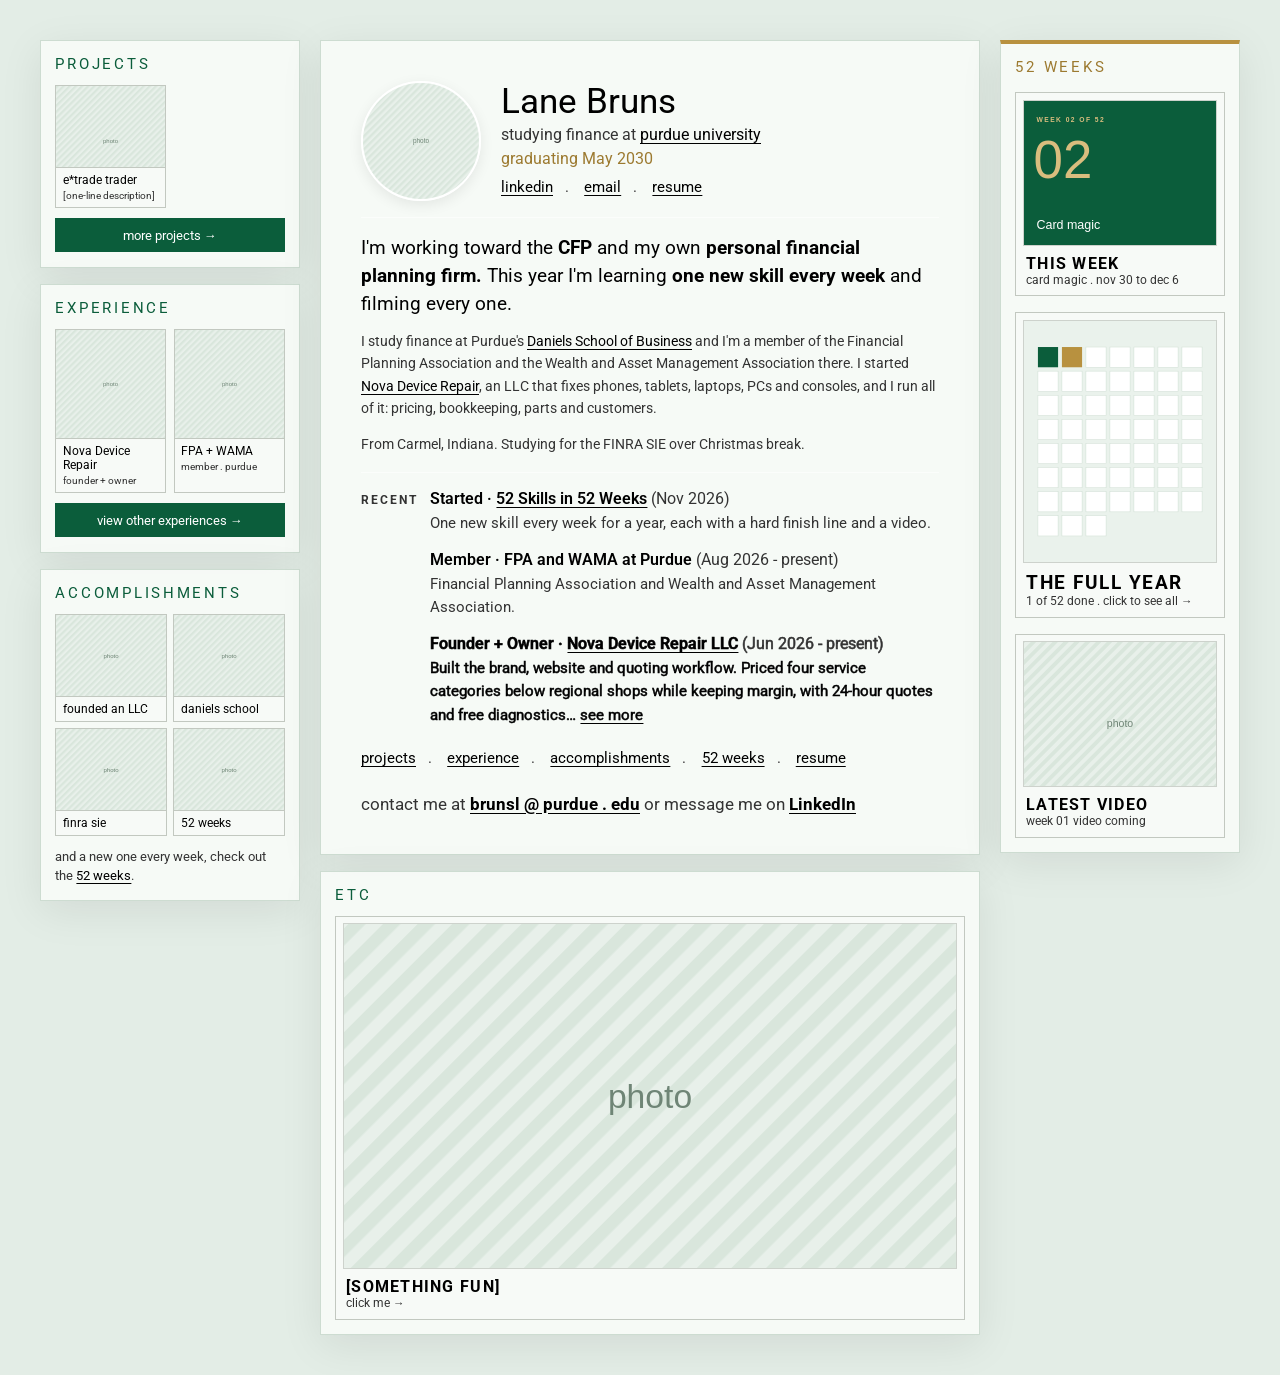
<file: site-v2/index.html>
<!doctype html>
<html lang="en">
<head>
<meta charset="utf-8">
<meta name="viewport" content="width=device-width, initial-scale=1">
<title>Lane Bruns - Finance Student at Purdue University</title>
<meta name="description" content="Lane Bruns, finance student at Purdue University working toward the CFP and a personal financial planning firm. Learning one new skill every week for 52 weeks.">
<link rel="preconnect" href="https://fonts.googleapis.com">
<link rel="preconnect" href="https://fonts.gstatic.com" crossorigin>
<link href="https://fonts.googleapis.com/css2?family=Roboto:ital,wght@0,400;0,500;0,700;0,900;1,400&display=swap" rel="stylesheet">
<link rel="stylesheet" href="assets/jkok-base.css">
<link rel="stylesheet" href="assets/lane.css">
</head>
<body>
<div id="root"><div class="app"><div class="home-page"><div class="home-layout">

  <aside class="home-panel-left">
    <section class="home-panel glass">
      <h2 class="home-panel-title">PROJECTS</h2>
      <div class="home-tile-grid home-tile-grid-projects">
        <a class="home-tile" href="#"><img src="assets/ph.svg" alt="E*TRADE trader" loading="lazy"><strong>e*trade trader</strong><span>[one-line description]</span></a>
      </div>
      <a class="home-panel-button" href="#">more projects →</a>
    </section>

    <section class="home-panel glass">
      <h2 class="home-panel-title">EXPERIENCE</h2>
      <div class="home-tile-grid home-tile-grid-experience">
        <a class="home-tile" href="#"><img src="assets/ph.svg" alt="Nova Device Repair" loading="lazy"><strong>Nova Device Repair</strong><span>founder + owner</span></a>
        <a class="home-tile" href="#"><img src="assets/ph.svg" alt="Financial Planning Association at Purdue" loading="lazy"><strong>FPA + WAMA</strong><span>member . purdue</span></a>
      </div>
      <a class="home-panel-button" href="#">view other experiences →</a>
    </section>

    <section class="home-panel glass">
      <h2 class="home-panel-title">ACCOMPLISHMENTS</h2>
      <div class="home-tile-grid home-tile-grid-hobbies">
        <figure class="home-tile"><img src="assets/ph.svg" alt="" loading="lazy"><strong>founded an LLC</strong></figure>
        <figure class="home-tile"><img src="assets/ph.svg" alt="" loading="lazy"><strong>daniels school</strong></figure>
        <figure class="home-tile"><img src="assets/ph.svg" alt="" loading="lazy"><strong>finra sie</strong></figure>
        <figure class="home-tile"><img src="assets/ph.svg" alt="" loading="lazy"><strong>52 weeks</strong></figure>
      </div>
      <p class="home-panel-note">and a new one every week, check out the <a class="text-link" href="#" data-open-weeks>52 weeks</a>.</p>
    </section>
  </aside>

  <div class="home-center-column">
    <main class="home-card glass">
      <div class="home-head">
        <div class="home-avatar-wrap">
          <img src="assets/ph.svg" alt="Lane Bruns" class="home-avatar">
        </div>
        <div class="home-head-text">
          <h1>Lane Bruns</h1>
          <p class="home-sub">studying finance at <a href="https://business.purdue.edu/" target="_blank" rel="noopener noreferrer" class="text-link">purdue university</a></p>
          <p class="home-sub home-open">graduating May 2030</p>
          <div class="home-head-links"><p class="link-row"><span class="link-item"><a href="https://www.linkedin.com/in/lane-bruns-a385b5332" target="_blank" rel="noopener noreferrer" class="text-link">linkedin</a><span class="link-sep"> .</span></span><span class="link-item"><a href="mailto:brunsl@purdue.edu" class="text-link">email</a><span class="link-sep"> .</span></span><span class="link-item"><a href="resume.pdf" target="_blank" rel="noopener" class="text-link">resume</a></span></p></div>
        </div>
      </div>

      <hr class="home-divider">

      <div class="home-tldr-block">
        <p class="home-about">I'm working toward the <strong>CFP</strong> and my own <strong>personal financial planning firm.</strong> This year I'm learning <strong>one new skill every week</strong> and filming every one.</p>
      </div>

      <p class="home-about-more">I study finance at Purdue's <a href="https://business.purdue.edu/" target="_blank" rel="noopener noreferrer" class="text-link">Daniels School of Business</a> and I'm a member of the Financial Planning Association and the Wealth and Asset Management Association there. I started <a class="text-link" href="#">Nova Device Repair</a>, an LLC that fixes phones, tablets, laptops, PCs and consoles, and I run all of it: pricing, bookkeeping, parts and customers.</p>
      <p class="home-about-more">From Carmel, Indiana. Studying for the FINRA SIE over Christmas break.</p>

      <hr class="home-divider">

      <div class="home-recent">
        <span class="home-links-label">RECENT</span>
        <div class="home-recent-body">
          <p class="home-recent-role">Started · <a class="text-link" href="#" data-open-weeks>52 Skills in 52 Weeks</a> <span class="home-recent-dates">(Nov 2026)</span></p>
          <p class="home-recent-desc home-recent-gap">One new skill every week for a year, each with a hard finish line and a video.</p>
          <p class="home-recent-role">Member · FPA and WAMA at Purdue <span class="home-recent-dates">(Aug 2026 - present)</span></p>
          <p class="home-recent-desc home-recent-gap">Financial Planning Association and Wealth and Asset Management Association.</p>
          <p class="home-recent-role home-recent-bold">Founder + Owner · <a class="text-link" href="#">Nova Device Repair LLC</a> <span class="home-recent-dates">(Jun 2026 - present)</span></p>
          <p class="home-recent-desc home-recent-bold">Built the brand, website and quoting workflow. Priced four service categories below regional shops while keeping margin, with 24-hour quotes and free diagnostics… <a class="text-link" href="#">see more</a></p>
        </div>
      </div>

      <div class="home-head-links home-bottom-links"><p class="link-row"><span class="link-item"><a class="text-link" href="#">projects</a><span class="link-sep"> .</span></span><span class="link-item"><a class="text-link" href="#">experience</a><span class="link-sep"> .</span></span><span class="link-item"><a class="text-link" href="#">accomplishments</a><span class="link-sep"> .</span></span><span class="link-item"><a class="text-link" href="#" data-open-weeks>52 weeks</a><span class="link-sep"> .</span></span><span class="link-item"><a class="text-link" href="resume.pdf" target="_blank" rel="noopener">resume</a></span></p></div>

      <p class="home-contact">contact me at <a class="home-contact-link" href="mailto:brunsl@purdue.edu">brunsl @ purdue . edu</a> or message me on <a class="home-contact-link" href="https://www.linkedin.com/in/lane-bruns-a385b5332" target="_blank" rel="noopener noreferrer">LinkedIn</a></p>
    </main>

    <section class="home-panel home-panel-etc glass">
      <h2 class="home-panel-title">ETC</h2>
      <a class="home-feature home-feature-link" href="#"><img src="assets/ph.svg" alt=""><figcaption><strong>[SOMETHING FUN]</strong><span>click me →</span></figcaption></a>
    </section>
  </div>

  <aside class="home-panel home-panel-right glass">
    <h2 class="home-panel-title">52 WEEKS</h2>
    <a class="home-feature home-feature-link" href="#" data-open-weeks><img id="wk-now-img" src="assets/ph.svg" alt=""><figcaption><strong id="wk-now-cap">THIS WEEK</strong><span id="wk-now-sub"></span></figcaption></a>
    <a class="home-feature home-feature-link home-feature-big" href="#" data-open-weeks><img id="wk-year-img" src="assets/ph.svg" alt="Progress through 52 weeks" loading="lazy"><figcaption><strong>THE FULL YEAR</strong><span id="wk-year-sub">click to see all 52 →</span></figcaption></a>
    <figure class="home-feature"><img id="wk-last-img" src="assets/ph.svg" alt="" loading="lazy" class="home-feature-wide"><figcaption><strong id="wk-last-cap">LATEST VIDEO</strong><span id="wk-last-sub"></span></figcaption></figure>
  </aside>

</div></div></div></div>

<div class="lightbox-overlay" id="weeks-overlay" hidden>
  <div class="wk-page" role="dialog" aria-modal="true" aria-label="52 Weeks 52 Skills">
    <button class="wk-back" id="weeks-close" type="button">&larr; Back</button>
    <h2 class="wk-title">52 WEEKS 52 SKILLS</h2>

    <div class="wk-row wk-top">
      <section>
        <h3 class="wk-h" id="wk-head"></h3>
        <div class="wk-player" id="wk-player">
          <div class="wk-video" id="wk-video"></div>
          <div class="wk-controls">
            <button type="button" class="wk-ctl wk-ctl-play" id="wk-ctl-play" aria-label="Play"><span class="wk-ico-play"></span></button>
            <div class="wk-track" id="wk-track"><div class="wk-track-fill" id="wk-track-fill"></div></div>
            <span class="wk-time" id="wk-time">0:00 / 0:00</span>
            <button type="button" class="wk-ctl wk-ctl-full" id="wk-ctl-full">Full</button>
          </div>
        </div>
        <p class="wk-goal" id="wk-goal"></p>
      </section>
      <section>
        <h3 class="wk-h">Journal</h3>
        <div class="wk-journal" id="wk-journal"></div>
      </section>
    </div>

    <div class="wk-row wk-mid">
      <section>
        <h3 class="wk-h">Previous Weeks:</h3>
        <div class="wk-box wk-prev" id="wk-prev"></div>
      </section>
      <section>
        <h3 class="wk-h">What should I do next week?</h3>
        <div class="wk-box wk-vote" id="wk-vote"></div>
      </section>
    </div>

    <section class="wk-about">
      <h3 class="wk-h">What is the 52 Weeks 52 Skills challenge?</h3>
      <div class="wk-box wk-about-box">
        <p>Starting November 23, 2026, I'm learning <a href="#" class="text-link" data-full-list>52 skills</a> in 52 weeks. The goal is to be well rounded, not an expert. Every week has a hard finish line so it can't turn into just watching YouTube, and every week ends with a video showing it done.</p>
      </div>
    </section>
  </div>
</div>

<script src="assets/home.js"></script>
</body>
</html>
</file>
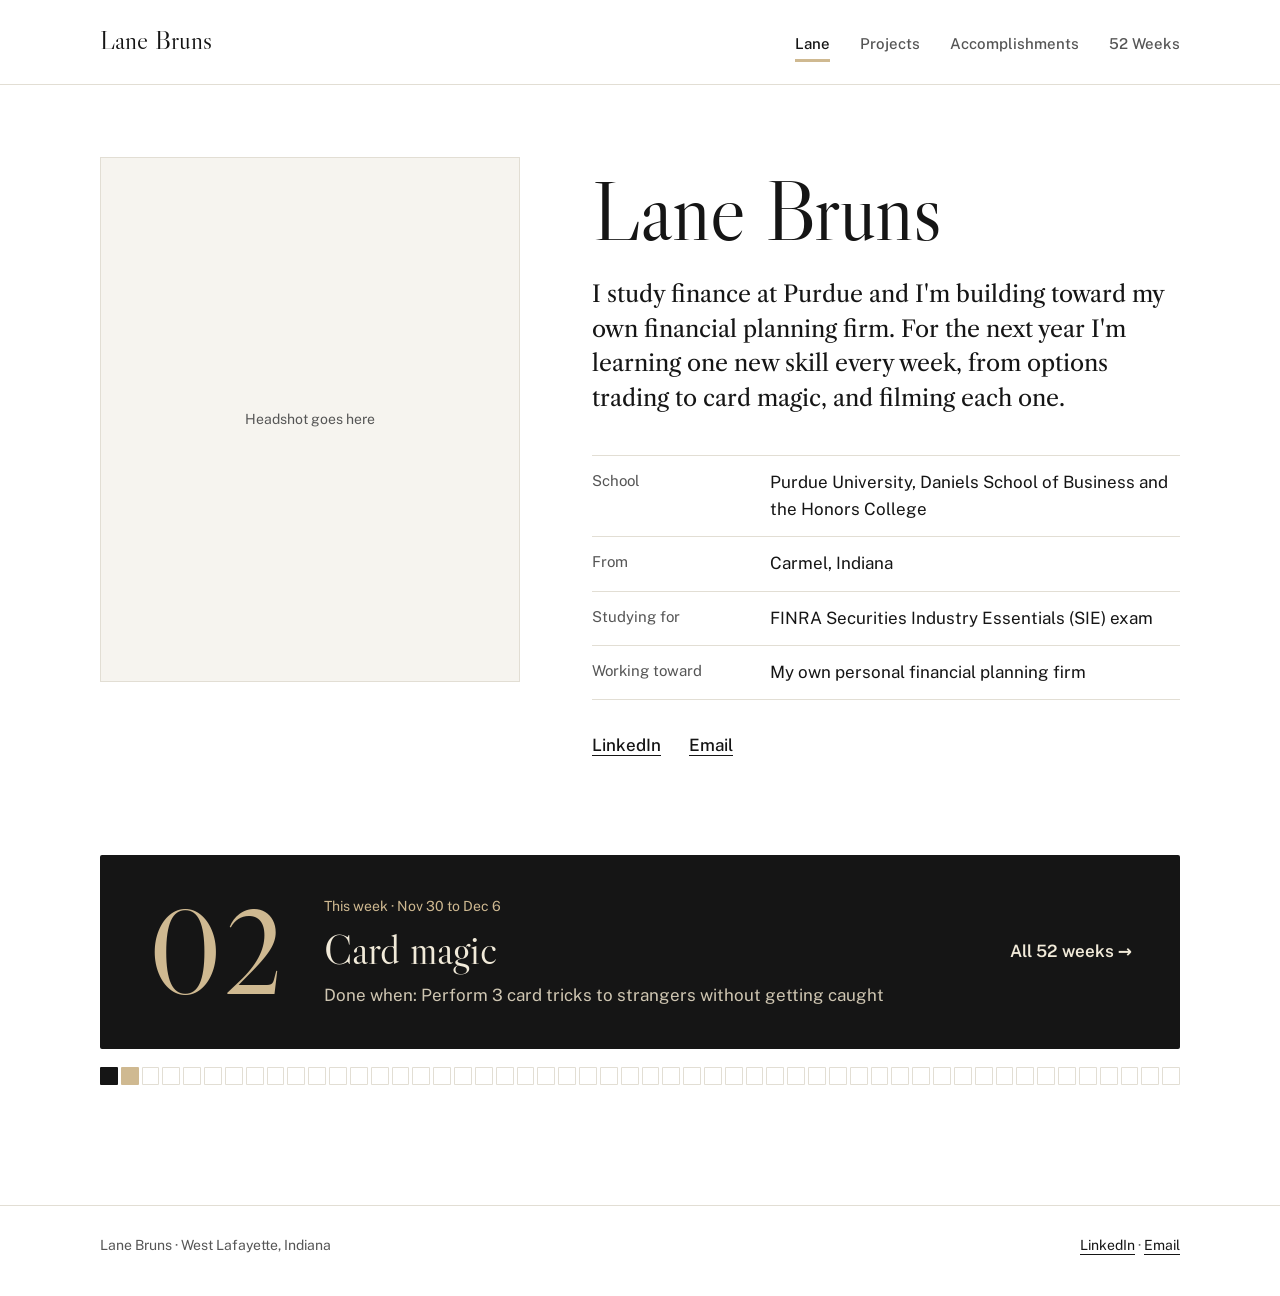
<file: site/index.html>
<!doctype html>
<html lang="en">
<head>
<meta charset="utf-8">
<meta name="viewport" content="width=device-width, initial-scale=1">
<title>Lane Bruns</title>
<meta name="description" content="Lane Bruns, finance student at Purdue University, learning one new skill every week for 52 weeks.">
<script>document.documentElement.classList.add("js")</script>
<link rel="preconnect" href="https://fonts.googleapis.com">
<link rel="preconnect" href="https://fonts.gstatic.com" crossorigin>
<link href="https://fonts.googleapis.com/css2?family=Libre+Caslon+Display&family=Libre+Caslon+Text:ital,wght@0,400;0,700;1,400&family=Public+Sans:wght@400;500;600&display=swap" rel="stylesheet">
<link rel="stylesheet" href="assets/site.css">
</head>
<body data-page="lane">

<header class="site-head">
  <div class="wrap head-in">
    <a class="brand" href="index.html">Lane Bruns</a>
    <nav class="nav" aria-label="Main">
      <a href="index.html" data-nav="lane">Lane</a>
      <a href="projects.html" data-nav="projects">Projects</a>
      <a href="accomplishments.html" data-nav="accomplishments">Accomplishments</a>
      <a href="52-weeks.html" data-nav="weeks">52 Weeks</a>
    </nav>
  </div>
</header>

<main class="wrap">
  <section class="intro">
    <figure class="portrait reveal">
      <!-- Swap for: <img src="assets/img/lane.jpg" alt="Lane Bruns"> -->
      <div class="portrait-ph">Headshot goes here</div>
    </figure>

    <div class="intro-text">
      <h1 class="reveal">Lane Bruns</h1>
      <p class="lede reveal">I study finance at Purdue and I'm building toward my own financial planning firm. For the next year I'm learning one new skill every week, from options trading to card magic, and filming each one.</p>

      <dl class="facts reveal">
        <div><dt>School</dt><dd>Purdue University, Daniels School of Business and the Honors College</dd></div>
        <div><dt>From</dt><dd>Carmel, Indiana</dd></div>
        <div><dt>Studying for</dt><dd>FINRA Securities Industry Essentials (SIE) exam</dd></div>
        <div><dt>Working toward</dt><dd>My own personal financial planning firm</dd></div>
      </dl>

      <p class="links reveal">
        <a href="#">LinkedIn</a>
        <a href="#">Email</a>
      </p>
    </div>
  </section>

  <section class="teaser reveal" id="teaser" hidden></section>
</main>

<footer class="site-foot">
  <div class="wrap foot-in">
    <span>Lane Bruns &middot; West Lafayette, Indiana</span>
    <span><a href="#">LinkedIn</a> &middot; <a href="#">Email</a></span>
  </div>
</footer>

<script src="assets/site.js"></script>
<script src="assets/weeks.js"></script>
</body>
</html>
</file>
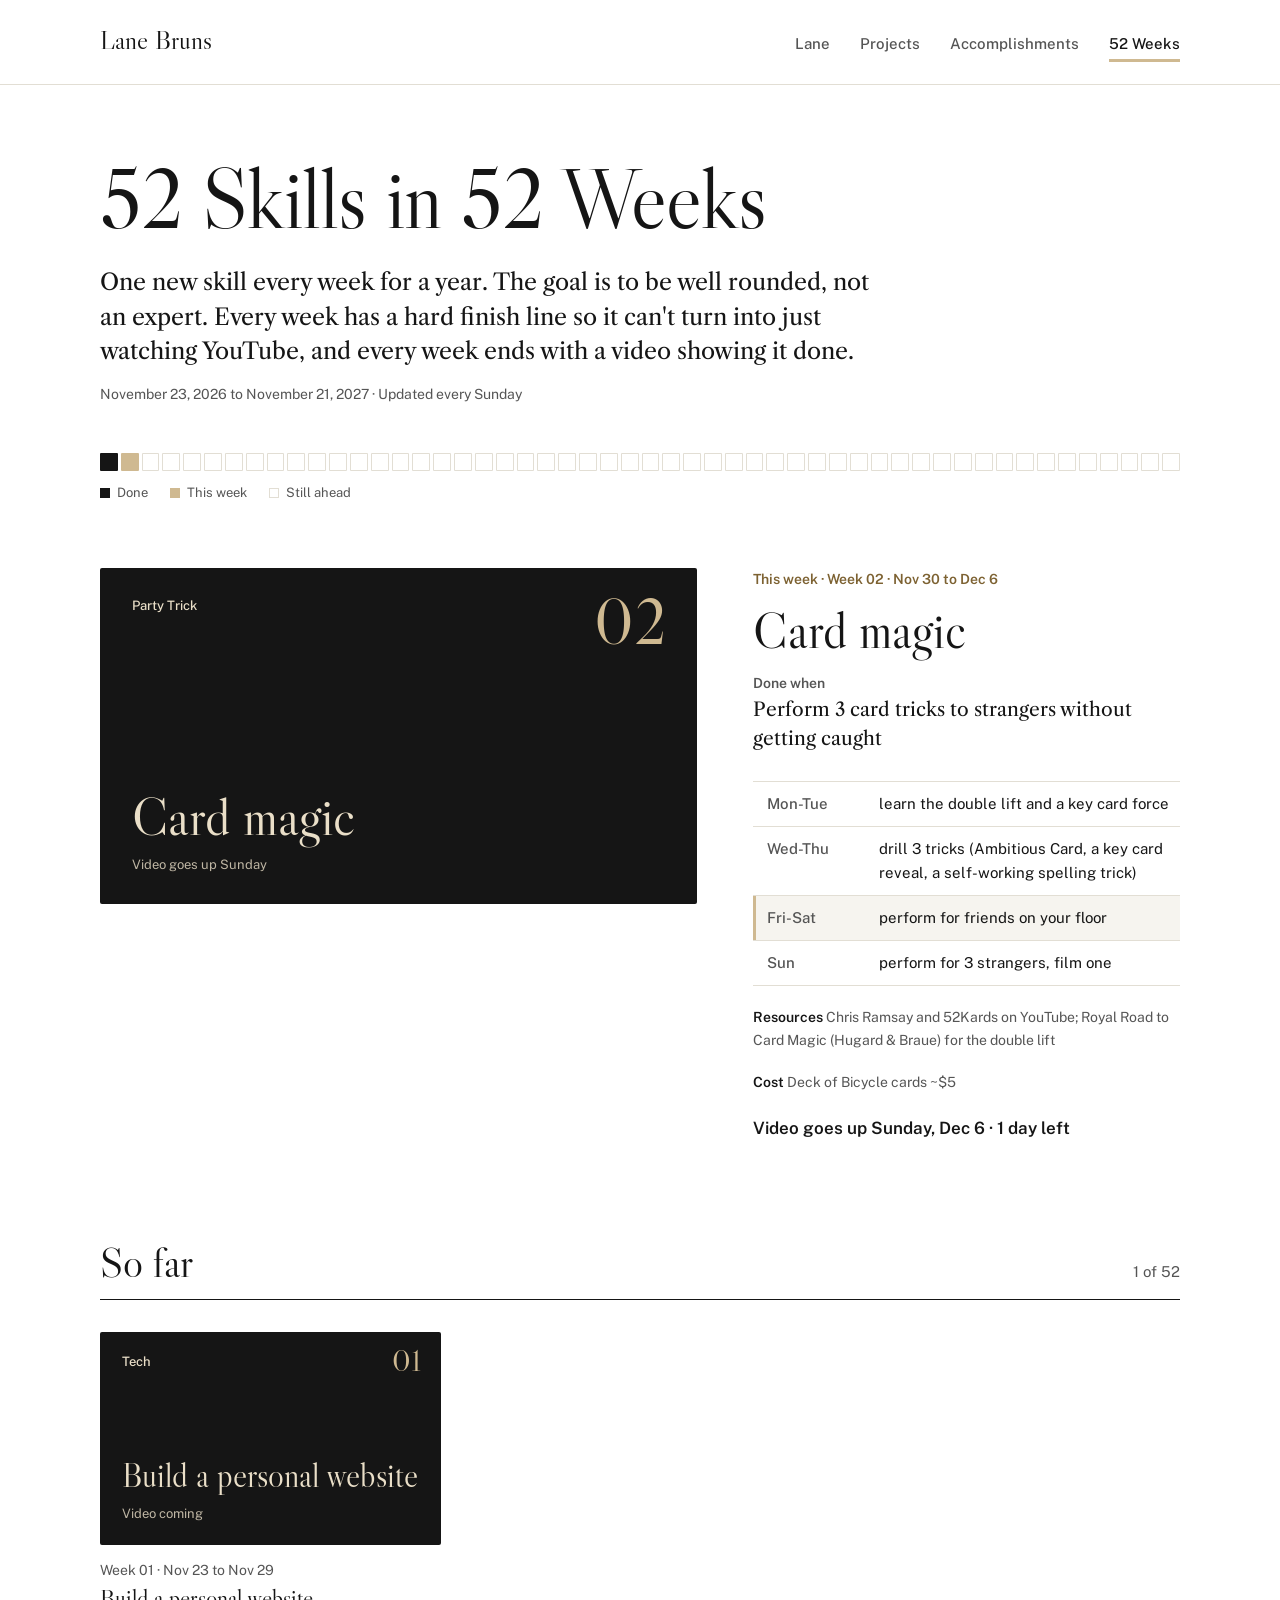
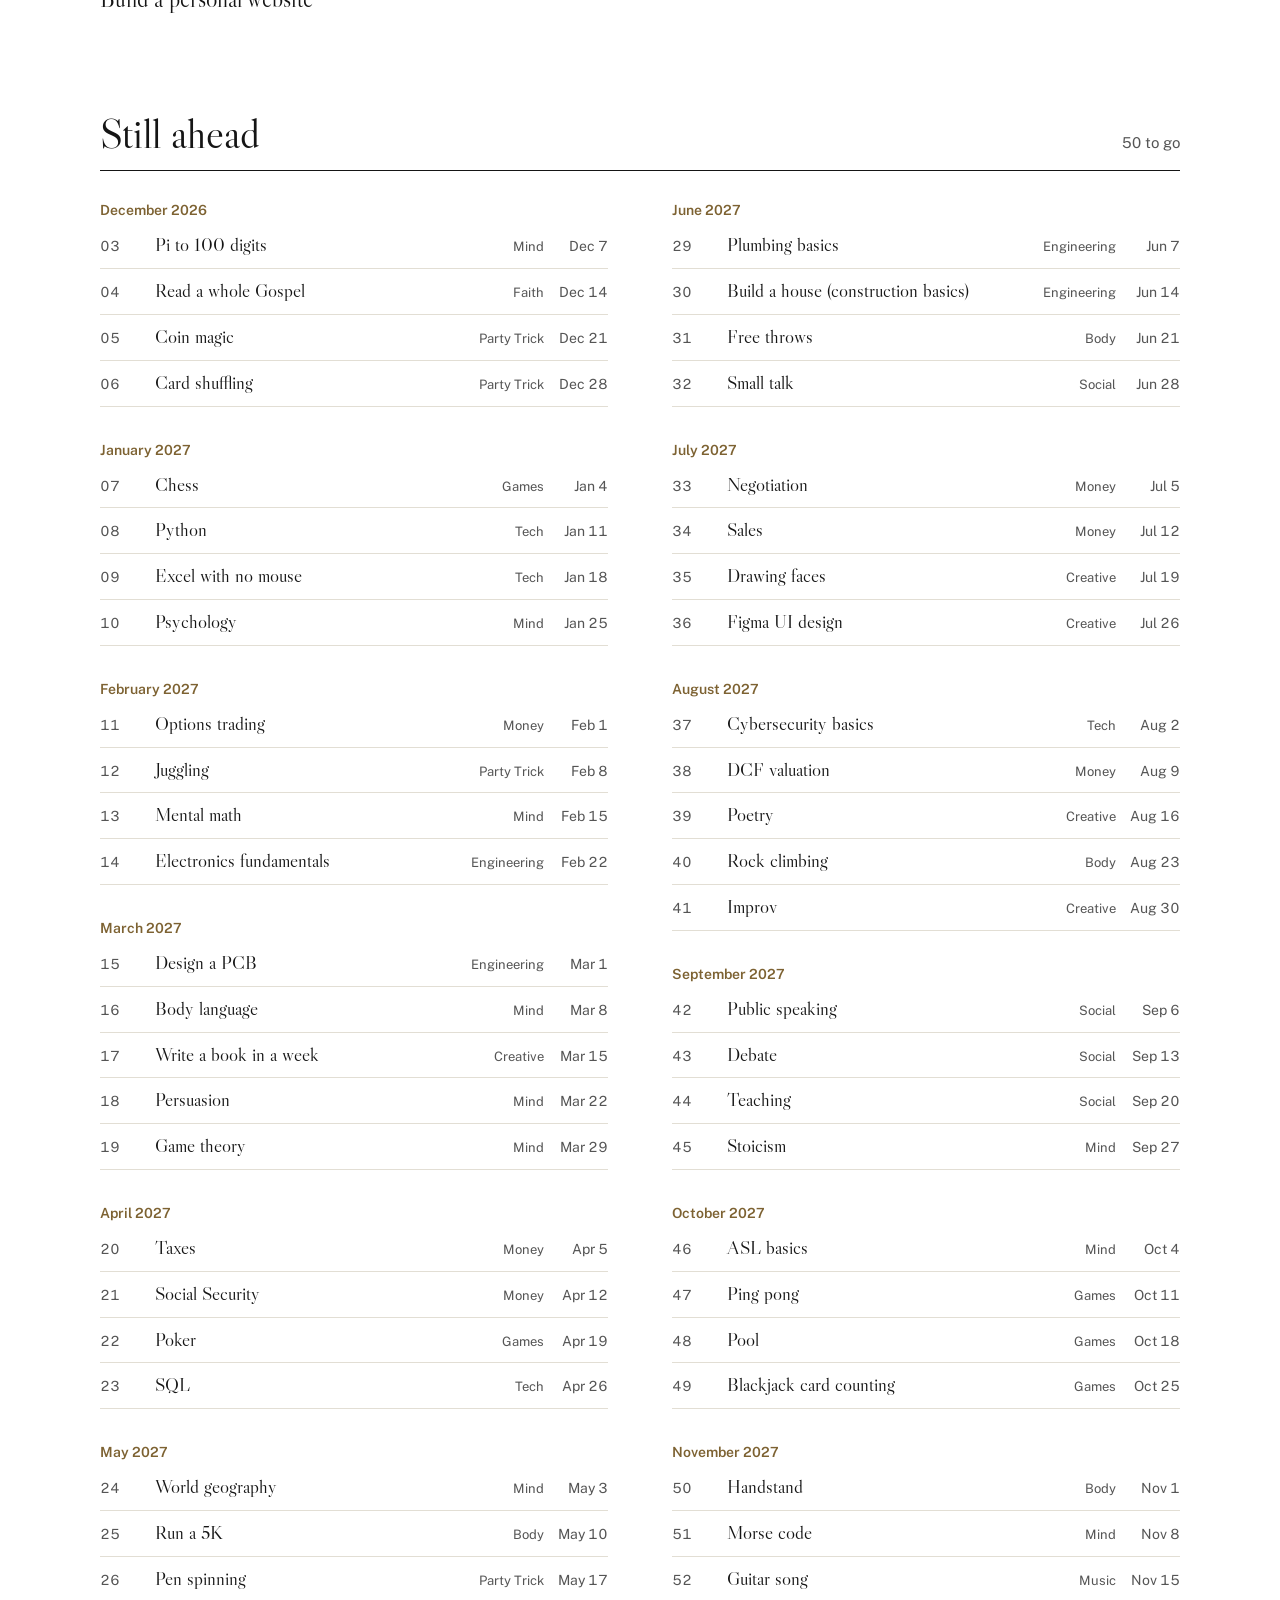
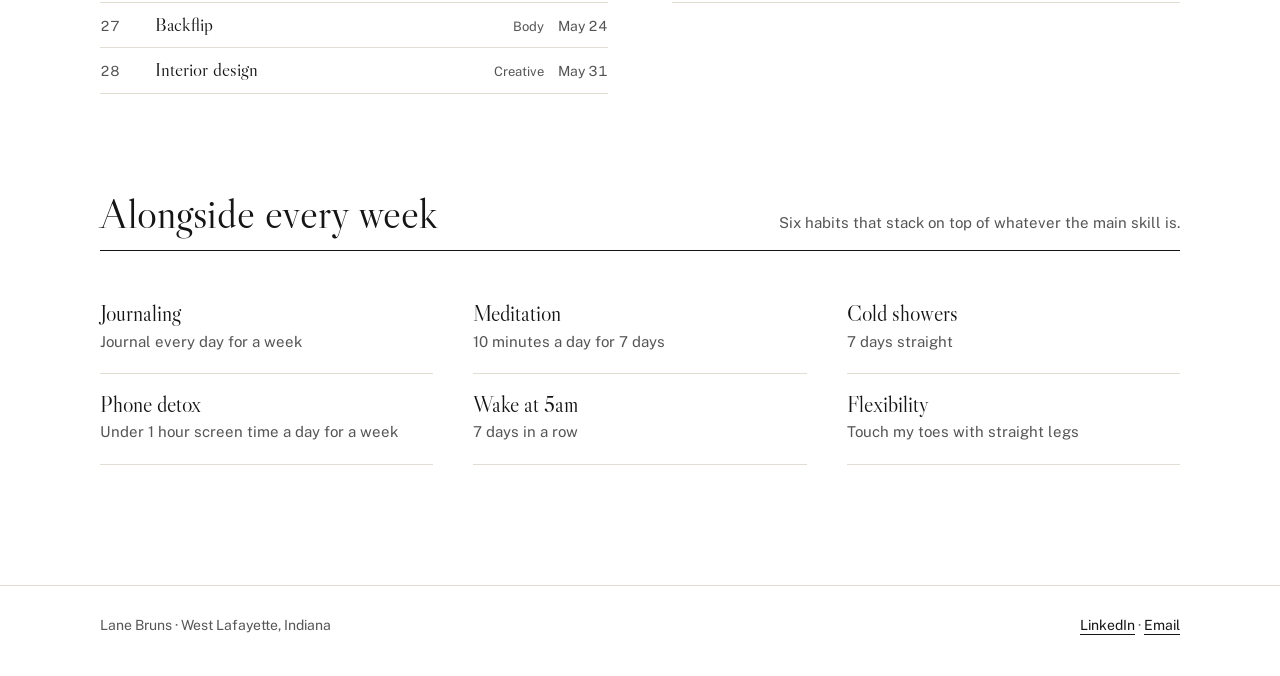
<file: site/52-weeks.html>
<!doctype html>
<html lang="en">
<head>
<meta charset="utf-8">
<meta name="viewport" content="width=device-width, initial-scale=1">
<title>52 Weeks · Lane Bruns</title>
<meta name="description" content="One new skill every week for a year, with a hard finish line and a video for each.">
<script>document.documentElement.classList.add("js")</script>
<link rel="preconnect" href="https://fonts.googleapis.com">
<link rel="preconnect" href="https://fonts.gstatic.com" crossorigin>
<link href="https://fonts.googleapis.com/css2?family=Libre+Caslon+Display&family=Libre+Caslon+Text:ital,wght@0,400;0,700;1,400&family=Public+Sans:wght@400;500;600&display=swap" rel="stylesheet">
<link rel="stylesheet" href="assets/site.css">
</head>
<body data-page="weeks">

<header class="site-head">
  <div class="wrap head-in">
    <a class="brand" href="index.html">Lane Bruns</a>
    <nav class="nav" aria-label="Main">
      <a href="index.html" data-nav="lane">Lane</a>
      <a href="projects.html" data-nav="projects">Projects</a>
      <a href="accomplishments.html" data-nav="accomplishments">Accomplishments</a>
      <a href="52-weeks.html" data-nav="weeks">52 Weeks</a>
    </nav>
  </div>
</header>

<main class="wrap">
  <header class="page-head">
    <h1 class="reveal">52 Skills in 52 Weeks</h1>
    <p class="lede reveal">One new skill every week for a year. The goal is to be well rounded, not an expert. Every week has a hard finish line so it can't turn into just watching YouTube, and every week ends with a video showing it done.</p>
    <p class="meta reveal">November 23, 2026 to November 21, 2027 &middot; Updated every Sunday</p>
  </header>

  <div class="strip" id="strip"></div>
  <div class="strip-key"><span class="k-done">Done</span><span class="k-now">This week</span><span>Still ahead</span></div>

  <section class="now" id="now" aria-label="This week"></section>

  <section class="sec">
    <div class="sec-head reveal"><h2>So far</h2><p id="past-count"></p></div>
    <div class="cards" id="past"></div>
  </section>

  <section class="sec">
    <div class="sec-head reveal"><h2>Still ahead</h2><p id="ahead-count"></p></div>
    <div class="months" id="ahead"></div>
  </section>

  <section class="sec">
    <div class="sec-head reveal"><h2>Alongside every week</h2><p>Six habits that stack on top of whatever the main skill is.</p></div>
    <ul class="habits" id="habits"></ul>
  </section>
</main>

<dialog class="dlg" id="wk-dialog" aria-label="Week details">
  <button class="dlg-x" id="dlg-x" type="button">Close</button>
  <div class="dlg-body" id="dlg-body"></div>
</dialog>

<footer class="site-foot">
  <div class="wrap foot-in">
    <span>Lane Bruns &middot; West Lafayette, Indiana</span>
    <span><a href="#">LinkedIn</a> &middot; <a href="#">Email</a></span>
  </div>
</footer>

<script src="assets/site.js"></script>
<script src="assets/weeks.js"></script>
</body>
</html>
</file>
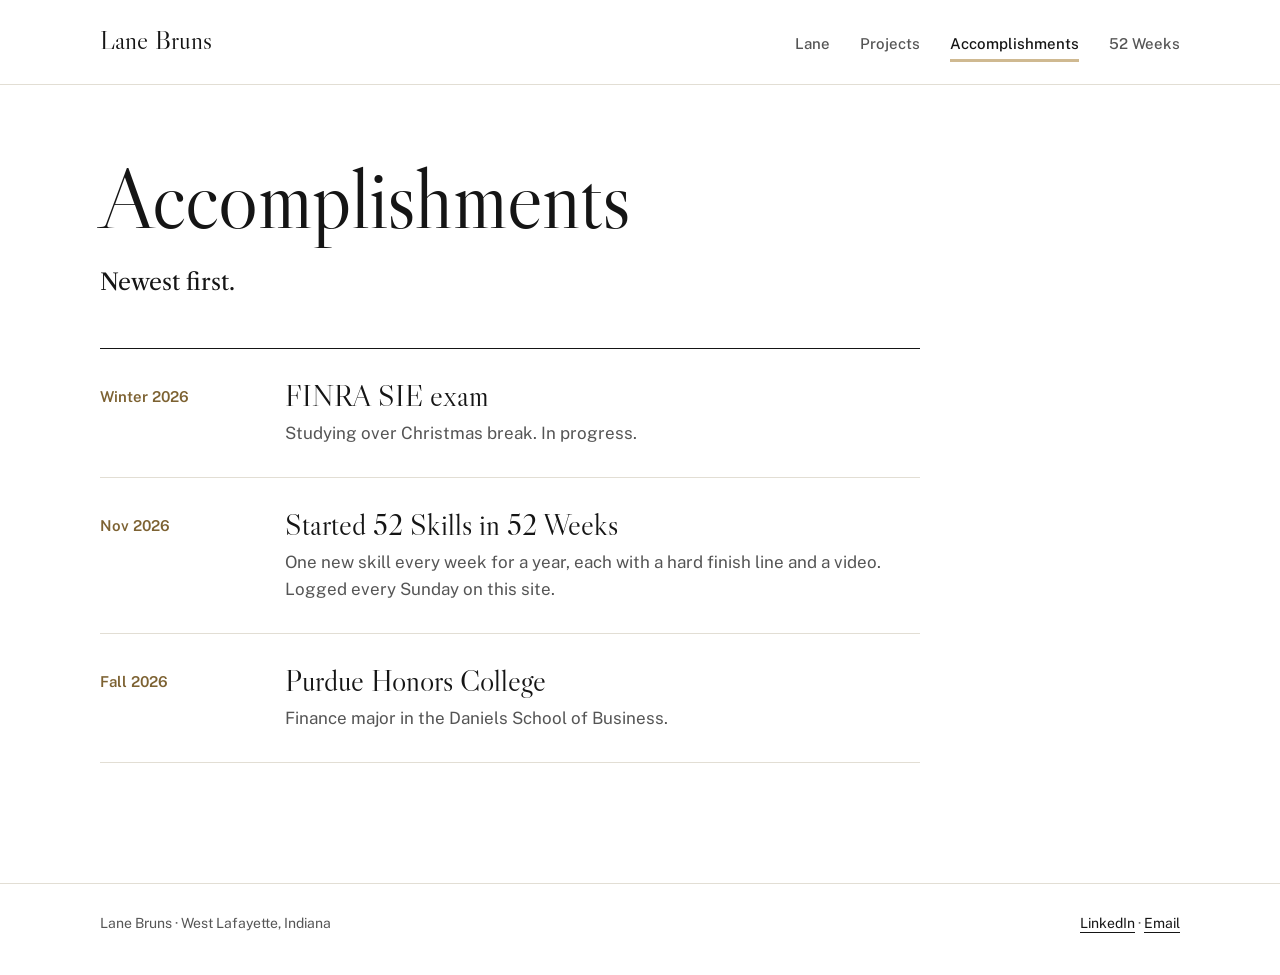
<file: site/accomplishments.html>
<!doctype html>
<html lang="en">
<head>
<meta charset="utf-8">
<meta name="viewport" content="width=device-width, initial-scale=1">
<title>Accomplishments · Lane Bruns</title>
<script>document.documentElement.classList.add("js")</script>
<link rel="preconnect" href="https://fonts.googleapis.com">
<link rel="preconnect" href="https://fonts.gstatic.com" crossorigin>
<link href="https://fonts.googleapis.com/css2?family=Libre+Caslon+Display&family=Libre+Caslon+Text:ital,wght@0,400;0,700;1,400&family=Public+Sans:wght@400;500;600&display=swap" rel="stylesheet">
<link rel="stylesheet" href="assets/site.css">
</head>
<body data-page="accomplishments">

<header class="site-head">
  <div class="wrap head-in">
    <a class="brand" href="index.html">Lane Bruns</a>
    <nav class="nav" aria-label="Main">
      <a href="index.html" data-nav="lane">Lane</a>
      <a href="projects.html" data-nav="projects">Projects</a>
      <a href="accomplishments.html" data-nav="accomplishments">Accomplishments</a>
      <a href="52-weeks.html" data-nav="weeks">52 Weeks</a>
    </nav>
  </div>
</header>

<main class="wrap">
  <header class="page-head">
    <h1 class="reveal">Accomplishments</h1>
    <p class="lede reveal">Newest first.</p>
  </header>

  <!-- Add new entries at the top. Copy one <li> block. -->
  <ol class="timeline">
    <li class="reveal">
      <time datetime="2026-12">Winter 2026</time>
      <div><h2>FINRA SIE exam</h2><p>Studying over Christmas break. In progress.</p></div>
    </li>
    <li class="reveal">
      <time datetime="2026-11">Nov 2026</time>
      <div><h2>Started 52 Skills in 52 Weeks</h2><p>One new skill every week for a year, each with a hard finish line and a video. Logged every Sunday on this site.</p></div>
    </li>
    <li class="reveal">
      <time datetime="2026-08">Fall 2026</time>
      <div><h2>Purdue Honors College</h2><p>Finance major in the Daniels School of Business.</p></div>
    </li>
  </ol>
</main>

<footer class="site-foot">
  <div class="wrap foot-in">
    <span>Lane Bruns &middot; West Lafayette, Indiana</span>
    <span><a href="#">LinkedIn</a> &middot; <a href="#">Email</a></span>
  </div>
</footer>

<script src="assets/site.js"></script>
</body>
</html>
</file>
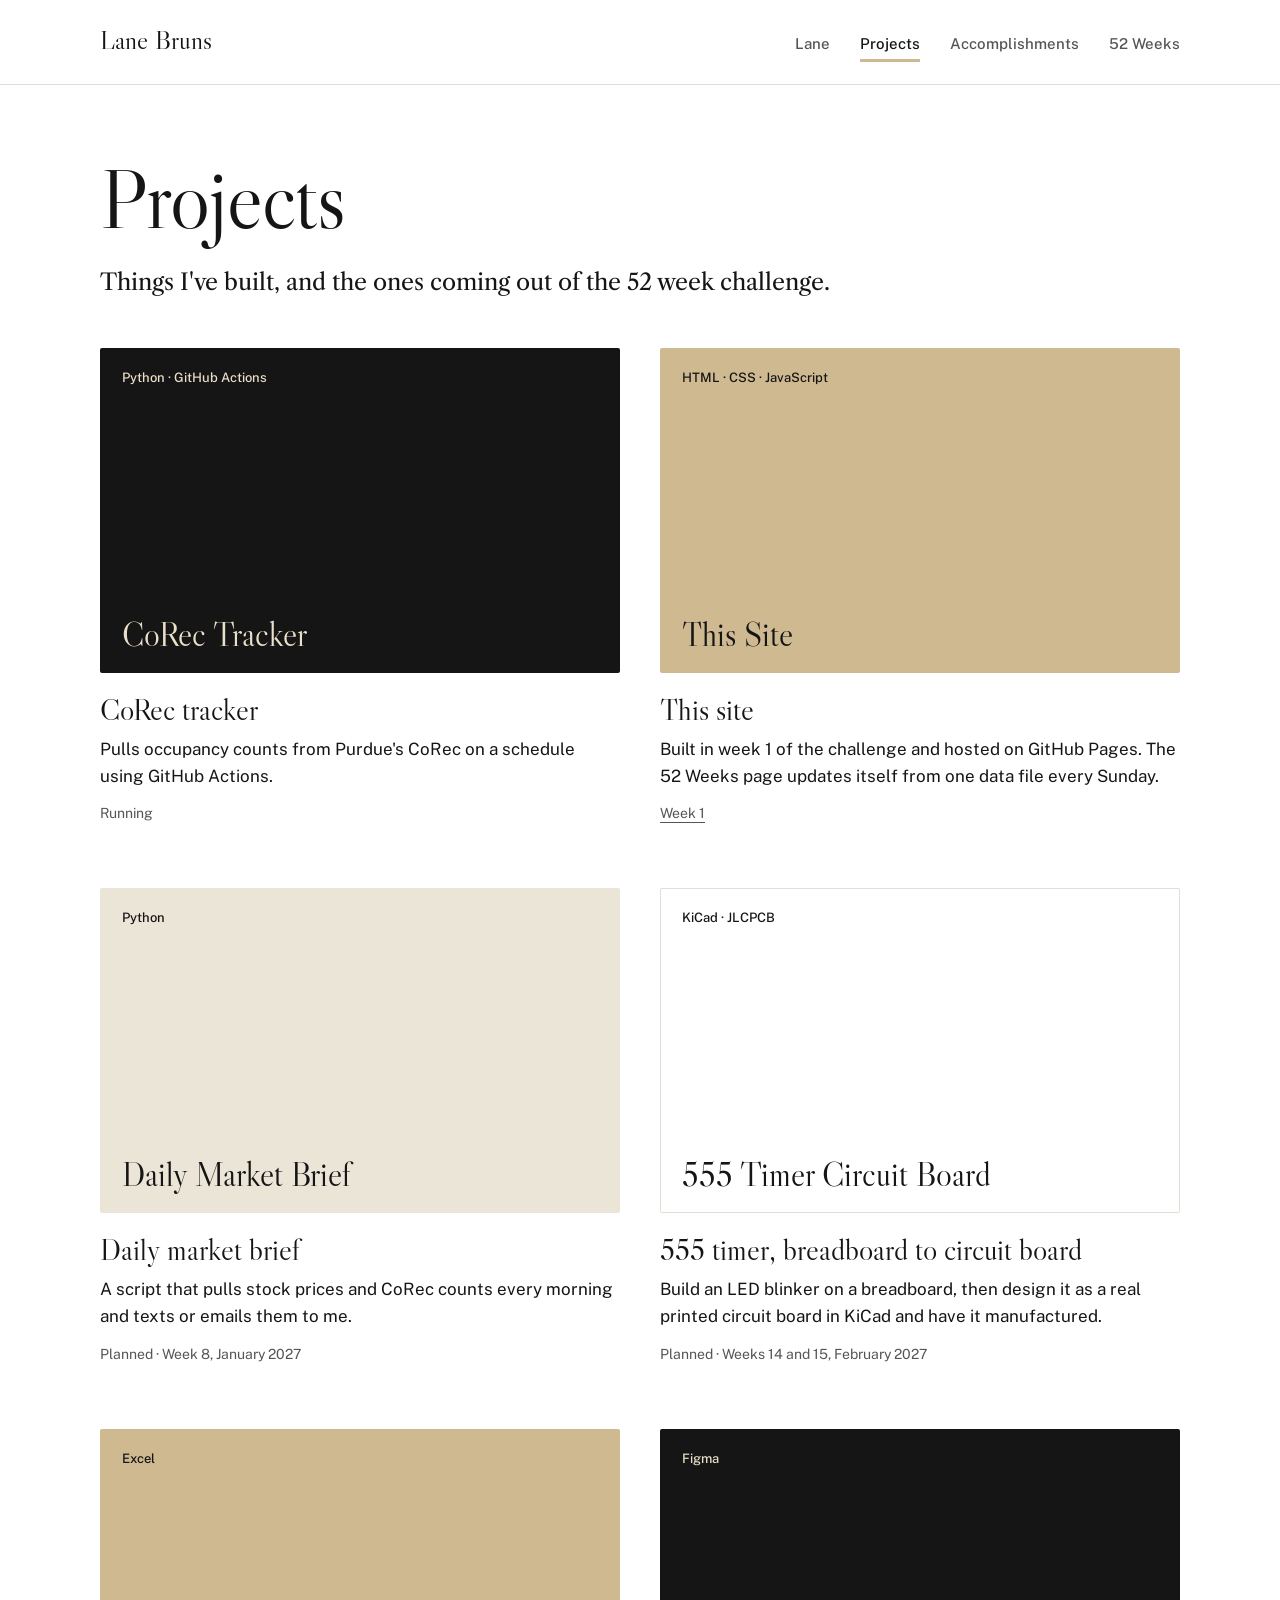
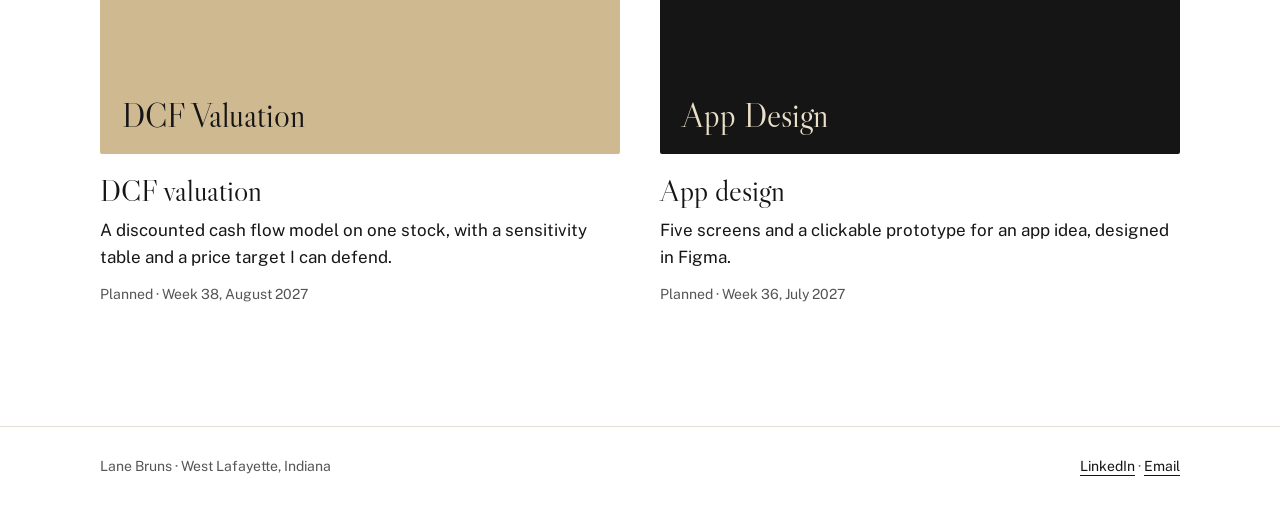
<file: site/projects.html>
<!doctype html>
<html lang="en">
<head>
<meta charset="utf-8">
<meta name="viewport" content="width=device-width, initial-scale=1">
<title>Projects · Lane Bruns</title>
<script>document.documentElement.classList.add("js")</script>
<link rel="preconnect" href="https://fonts.googleapis.com">
<link rel="preconnect" href="https://fonts.gstatic.com" crossorigin>
<link href="https://fonts.googleapis.com/css2?family=Libre+Caslon+Display&family=Libre+Caslon+Text:ital,wght@0,400;0,700;1,400&family=Public+Sans:wght@400;500;600&display=swap" rel="stylesheet">
<link rel="stylesheet" href="assets/site.css">
</head>
<body data-page="projects">

<header class="site-head">
  <div class="wrap head-in">
    <a class="brand" href="index.html">Lane Bruns</a>
    <nav class="nav" aria-label="Main">
      <a href="index.html" data-nav="lane">Lane</a>
      <a href="projects.html" data-nav="projects">Projects</a>
      <a href="accomplishments.html" data-nav="accomplishments">Accomplishments</a>
      <a href="52-weeks.html" data-nav="weeks">52 Weeks</a>
    </nav>
  </div>
</header>

<main class="wrap">
  <header class="page-head">
    <h1 class="reveal">Projects</h1>
    <p class="lede reveal">Things I've built, and the ones coming out of the 52 week challenge.</p>
  </header>

  <!-- To use a screenshot instead of a cover, replace the .cover div with:
       <div class="thumb"><img src="assets/img/corec.png" alt=""></div> -->
  <div class="projects">
    <article class="proj zoom reveal">
      <div class="cover tone-ink"><span class="cover-cat">Python &middot; GitHub Actions</span><span class="cover-title">CoRec Tracker</span></div>
      <h2>CoRec tracker</h2>
      <p>Pulls occupancy counts from Purdue's CoRec on a schedule using GitHub Actions.</p>
      <p class="meta">Running</p>
    </article>

    <article class="proj zoom reveal">
      <div class="cover tone-gold"><span class="cover-cat">HTML &middot; CSS &middot; JavaScript</span><span class="cover-title">This Site</span></div>
      <h2>This site</h2>
      <p>Built in week 1 of the challenge and hosted on GitHub Pages. The 52 Weeks page updates itself from one data file every Sunday.</p>
      <p class="meta"><a href="52-weeks.html">Week 1</a></p>
    </article>

    <article class="proj zoom reveal">
      <div class="cover tone-wash"><span class="cover-cat">Python</span><span class="cover-title">Daily Market Brief</span></div>
      <h2>Daily market brief</h2>
      <p>A script that pulls stock prices and CoRec counts every morning and texts or emails them to me.</p>
      <p class="meta">Planned &middot; Week 8, January 2027</p>
    </article>

    <article class="proj zoom reveal">
      <div class="cover tone-paper"><span class="cover-cat">KiCad &middot; JLCPCB</span><span class="cover-title">555 Timer Circuit Board</span></div>
      <h2>555 timer, breadboard to circuit board</h2>
      <p>Build an LED blinker on a breadboard, then design it as a real printed circuit board in KiCad and have it manufactured.</p>
      <p class="meta">Planned &middot; Weeks 14 and 15, February 2027</p>
    </article>

    <article class="proj zoom reveal">
      <div class="cover tone-gold"><span class="cover-cat">Excel</span><span class="cover-title">DCF Valuation</span></div>
      <h2>DCF valuation</h2>
      <p>A discounted cash flow model on one stock, with a sensitivity table and a price target I can defend.</p>
      <p class="meta">Planned &middot; Week 38, August 2027</p>
    </article>

    <article class="proj zoom reveal">
      <div class="cover tone-ink"><span class="cover-cat">Figma</span><span class="cover-title">App Design</span></div>
      <h2>App design</h2>
      <p>Five screens and a clickable prototype for an app idea, designed in Figma.</p>
      <p class="meta">Planned &middot; Week 36, July 2027</p>
    </article>
  </div>
</main>

<footer class="site-foot">
  <div class="wrap foot-in">
    <span>Lane Bruns &middot; West Lafayette, Indiana</span>
    <span><a href="#">LinkedIn</a> &middot; <a href="#">Email</a></span>
  </div>
</footer>

<script src="assets/site.js"></script>
</body>
</html>
</file>
<file: site-v2/assets/jkok-base.css>
/* Layout and component rules taken from jkok.dev (Joey Kokinda). Unmodified. Lane's colors/fonts are in lane.css. */
:root{--mono:"Berkeley Mono","Space Grotesk",ui-monospace,SFMono-Regular,Menlo,Consolas,monospace;--hand:"Myfont","Space Grotesk",cursive}
*,:after,:before{border-radius:0!important}
body{-webkit-font-smoothing:antialiased;-moz-osx-font-smoothing:grayscale;margin:0}
body,code{font-family:Berkeley Mono,Space Grotesk,ui-monospace,SFMono-Regular,Menlo,Consolas,monospace;font-family:var(--mono)}
.home-page{align-items:center;display:flex;justify-content:center;min-height:100vh;min-height:100dvh;padding:clamp(1rem,4vw,2.5rem)}
.home-card{color:var(--ink);max-width:720px;padding:clamp(1.5rem,4vw,2.5rem);width:100%}
.home-head{align-items:center;display:flex;gap:1.25rem}
.home-head,.home-head-text{min-width:0}
.home-avatar{border:2px solid #ffffffb3;border-radius:50%!important;box-shadow:var(--shadow-sm);flex-shrink:0;height:clamp(84px,24vw,120px);object-fit:cover;width:clamp(84px,24vw,120px)}
.home-head-text h1{color:var(--ink);font-size:clamp(1.6rem,6vw,2.2rem);font-weight:700;letter-spacing:-.01em;line-height:1.1;margin:0 0 .3rem;word-break:break-word}
.home-sub{color:var(--ink-soft);font-size:clamp(.85rem,3.5vw,1rem);margin:0}
.home-divider{border:none;border-top:1px solid #ffffff8c;margin:1rem 0}
.home-tldr-block .home-links-label{display:block;margin-bottom:.6rem}
.home-about{color:var(--ink);font-size:clamp(1.05rem,3.8vw,1.2rem);font-weight:600;line-height:1.45;margin:0}
.home-contact{color:var(--ink-soft);font-size:clamp(.9rem,3.8vw,1.05rem);margin:1.4rem 0 0}
.home-contact-link{color:var(--ink);font-weight:700;text-decoration:underline;text-underline-offset:3px}
.home-contact-link:hover{color:var(--sky-deep)}
.home-tldr{color:var(--ink);font-size:clamp(.98rem,3.7vw,1.1rem);font-weight:700;line-height:1.55;margin:.7rem 0 0}
.home-about-more{color:var(--ink-soft);font-size:clamp(.82rem,3.1vw,.9rem);line-height:1.55;margin:.85rem 0 0}
.home-recent{align-items:baseline;display:flex;gap:.75rem}
.home-recent-body{flex:1 1;min-width:0}
.home-recent-role{color:var(--ink);font-size:clamp(.92rem,3.6vw,1.02rem);font-weight:600;margin:0 0 .25rem}
.home-recent-dates{color:var(--ink-soft);font-weight:400}
.home-recent-desc{color:var(--ink-soft);font-size:clamp(.84rem,3.3vw,.94rem);line-height:1.55;margin:0}
.home-recent-gap{margin-bottom:.9rem}
.home-links{align-items:baseline;display:flex;flex-wrap:wrap;gap:.35rem .75rem;margin-top:1rem}
.home-links:first-of-type{margin-top:0}
.home-links-label{color:var(--ink-soft);font-size:.72rem;font-weight:700;letter-spacing:.18em;min-width:3.4rem}
.link-row{flex:1 1 auto;font-size:clamp(.9rem,3.8vw,1.05rem);line-height:1.9;margin:0;min-width:0}
.home-about-more,.link-row{overflow-wrap:anywhere}
@media (max-width:480px){.home-head{gap:1rem}.home-links{flex-direction:column;gap:.15rem}.home-links-label{margin-bottom:.1rem}}
.home-card strong{-webkit-text-stroke:.035em currentColor}
.home-layout{grid-gap:1.25rem;align-items:start;display:grid;gap:1.25rem;grid-template-columns:minmax(260px,1fr) minmax(0,680px) minmax(240px,1fr);justify-content:center;max-width:1600px;width:100%}
.home-card{max-width:none}
.home-center-column{min-width:0}
.home-center-column,.home-panel-left{display:flex;flex-direction:column;gap:1rem}
.home-panel{margin:0;padding:.9rem}
.home-tile-wide{grid-column:1/-1}
.home-tile.home-tile-wide img{aspect-ratio:4/3}
figure.home-tile{margin:0}
figure.home-tile:hover{box-shadow:none;transform:none}
.home-panel-button{background:var(--ink);border:1.5px solid var(--ink);color:var(--cream);display:block;font-size:.8rem;margin-top:.6rem;padding:.55rem .6rem;text-align:center;text-decoration:none;transition:background .15s ease,color .15s ease}
.home-panel-button:hover{background:var(--cream);color:var(--ink)}
.home-panel-title{color:var(--ink);font-size:.95rem;font-weight:400;letter-spacing:.18em;margin:0 0 .75rem}
.home-tile-grid{grid-gap:.5rem;display:grid;gap:.5rem;grid-template-columns:repeat(2,minmax(0,1fr))}
.home-tile{background:var(--cream);border:1px solid #26331f40;color:var(--ink);display:flex;flex-direction:column;text-decoration:none;transition:transform .15s ease,box-shadow .15s ease}
.home-tile:hover{box-shadow:3px 3px 0 #26331f59;transform:translate(-2px,-2px)}
.home-tile img{aspect-ratio:1/1;border-bottom:1px solid #26331f40;display:block;object-fit:cover;width:100%}
.home-tile strong{font-size:.74rem;font-weight:400;padding:.35rem .4rem 0}
.home-tile span{color:var(--ink-soft);font-size:.62rem;padding:.15rem .4rem .4rem}
.home-panel-right{display:flex;flex-direction:column;gap:1rem}
.home-feature{color:var(--ink);display:block;margin:0;padding:.5rem;text-decoration:none}
.home-feature img{aspect-ratio:4/5;border:1px solid #26331f33;display:block;object-fit:cover;object-position:center 30%;width:100%}
.home-feature img.home-feature-wide,.home-feature-link img{aspect-ratio:4/3}
.home-feature figcaption{display:flex;flex-direction:column;padding:.5rem .2rem .15rem}
.home-feature figcaption strong{font-size:1rem;letter-spacing:.08em}
.home-feature figcaption span{color:var(--ink-soft);font-size:.72rem}
.home-feature-link:hover figcaption span{color:var(--sky-deep)}
@media (max-width:1180px){.home-layout{grid-template-columns:minmax(0,680px)}.home-panel-right{grid-gap:.75rem;display:grid;gap:.75rem;grid-template-columns:repeat(2,minmax(0,1fr));order:2}.home-panel-right .home-feature img{aspect-ratio:1/1}.home-panel-left{order:3}.home-tile-grid{grid-template-columns:repeat(4,minmax(0,1fr))}.home-tile-grid-experience{grid-template-columns:repeat(2,minmax(0,1fr))}}
@media (max-width:480px){.home-feature figcaption strong{font-size:.8rem}.home-feature figcaption span{font-size:.62rem}.home-tile-grid{grid-template-columns:repeat(2,minmax(0,1fr))}}
.home-head-links{margin-top:.45rem}
.home-head-links .link-row{font-size:clamp(.8rem,3.2vw,.92rem);line-height:1.7;overflow-wrap:normal}
.home-head-links .text-link{white-space:nowrap}
.home-head-links .link-row{column-gap:.45rem;display:flex;flex-wrap:wrap}
.home-panel-note{color:var(--ink-soft);font-size:.72rem;line-height:1.5;margin:.7rem 0 0}
.home-bottom-links{margin-top:1.2rem}
.home-panel-etc .home-feature,.home-panel-right .home-feature{background:var(--cream);border:1px solid #26331f40;padding:.4rem}
.home-panel-etc .home-feature img{aspect-ratio:16/9;object-position:center}
.home-feature-link{transition:transform .15s ease,box-shadow .15s ease}
.home-feature-link:hover{box-shadow:3px 3px 0 #26331f59;transform:translate(-2px,-2px)}
.home-feature.home-feature-big img{aspect-ratio:4/5}
.home-feature-big figcaption strong{font-size:1.2rem}
.home-panel-right .home-panel-title{margin-bottom:0}
@media (max-width:1180px){.home-panel-right .home-panel-title{grid-column:1/-1}.home-panel-right .home-feature.home-feature-big img{aspect-ratio:1/1}}
.home-panel-subtitle{margin-top:.4rem}
.home-recent-bold{-webkit-text-stroke:.035em currentColor;color:var(--ink)}
.home-tile-grid-projects .home-tile img{aspect-ratio:4/3;object-position:top}
.home-tile-grid-hobbies{gap:.4rem;grid-template-columns:repeat(2,minmax(0,1fr))}
.home-tile-grid-hobbies .home-tile img{aspect-ratio:4/3}
.home-tile-grid-hobbies .home-tile strong{font-size:.74rem;overflow:hidden;padding:.3rem .4rem;text-overflow:ellipsis;white-space:nowrap}
.home-panel-note{font-size:.8rem}
.home-open{color:#e8650a;margin-top:.3rem}
.home-avatar-wrap{flex-shrink:0;position:relative}
.home-avatar-wrap .home-avatar{display:block}
.lightbox-overlay{background:#000c;bottom:0;cursor:pointer;left:0;padding:20px;position:fixed;right:0;top:0;z-index:9999}
.lightbox-content,.lightbox-overlay{align-items:center;display:flex;justify-content:center}
.lightbox-content{max-height:95vh;max-width:95vw;position:relative}
.lightbox-content img{border:3px solid var(--white);border-radius:var(--radius-sm);box-shadow:0 12px 40px #00000080;max-height:95vh;max-width:100%;object-fit:contain}
.lightbox-close{align-items:center;background:var(--sun);border:none;border-radius:50%;color:var(--ink);cursor:pointer;display:flex;font-family:inherit;font-size:32px;height:50px;justify-content:center;line-height:1;padding:0;position:absolute;right:-40px;top:-40px;transition:all .3s ease;width:50px}
.lightbox-close:hover{background:var(--sun-deep);color:var(--ink);transform:rotate(90deg)}
@media (max-width:768px){.lightbox-close{font-size:26px;height:40px;right:10px;top:10px;width:40px}}
.device-note .text-link,.setup-section-sub .text-link{color:var(--sun-deep);font-weight:700;text-decoration:underline;text-underline-offset:2px}
:root{--sky:#2b93d6;--sky-deep:#1f6fb0;--sky-light:#a9dcf7;--sun:#ffc21a;--sun-deep:#f2a800;--sun-soft:#ffe08a;--cream:#fffdf6;--cream-2:#fff7e6;--leaf:#6fa83c;--ink:#26331f;--ink-soft:#55634c;--white:#fff;--radius:0px;--radius-sm:0px;--shadow:0 10px 40px #1f6fb02e;--shadow-sm:0 4px 14px #1f6fb01f;--border:1px solid #ffffff8c}
body,html{color:#26331f;color:var(--ink);font-family:var(--mono);margin:0;max-width:100%;min-height:100%;overflow-x:hidden;padding:0;scroll-behavior:smooth;width:100%}
*,:after,:before{box-sizing:border-box}
.glass{backdrop-filter:blur(14px) saturate(1.2);-webkit-backdrop-filter:blur(14px) saturate(1.2);background:#fffdf6d1;border:1px solid #ffffff8c;border:var(--border);box-shadow:0 10px 40px #1f6fb02e,inset 0 1px 0 #ffffff80;box-shadow:var(--shadow),inset 0 1px 0 #ffffff80}

.text-link{color:#26331f;color:var(--ink);text-decoration:underline;text-decoration-thickness:1px;text-underline-offset:3px;transition:color .15s ease}
.text-link:hover{color:#1f6fb0;color:var(--sky-deep)}
.link-sep{color:#55634c;color:var(--ink-soft);margin:0 .5rem;-webkit-user-select:none;user-select:none}
</file>
<file: site-v2/assets/lane.css>
/* Lane's look on top of jkok-base.css. Only colors, fonts and the 52 Weeks popup live here.
   Navy = competence, white = sincerity (Labrecque & Milne 2012). Serif headings read
   stable/formal (Shaikh et al. 2006). Gold only on the 52 Weeks column so it stands out. */
:root {
  --mono: "Roboto", Arial, sans-serif;
  --serif: "Roboto", Arial, sans-serif;
  --ink: #000000;
  --ink-soft: #333333;
  --green: #0b5d3b;
  --green-deep: #08472d;
  --cream: #f7faf7;
  --cream-2: #eaf2ec;
  --sky-deep: #0b5d3b;
  --sun: #b8913f;
  --sun-deep: #9c7a30;
  --sun-soft: #f6efe0;
  --white: #ffffff;
  --shadow: 0 10px 40px rgba(0, 0, 0, 0.08);
  --shadow-sm: 0 4px 14px rgba(0, 0, 0, 0.08);
  --border: 1px solid #cddcd1;
}
body, html { background: #e3ede6; }

.glass {
  background: rgba(247, 250, 247, 0.96);
  border: var(--border);
  box-shadow: var(--shadow);
}
.home-head-text h1 { font-family: var(--serif); font-weight: 400; letter-spacing: 0; }
.home-about { font-family: var(--serif); font-weight: 400; }
.home-about strong { font-weight: 700; -webkit-text-stroke: 0; }
.home-open { color: var(--sun-deep); }
.home-avatar { border-color: #fff; }

/* 52 Weeks column: the one gold element */
.home-panel-right { border-top: 4px solid var(--sun); }
.home-panel-title { color: var(--green); }
.home-panel-right .home-panel-title { color: var(--sun-deep); }
.home-feature-link { cursor: pointer; }

/* 52 Weeks page: Lane's sketch, bare. Nothing added. */
.lightbox-overlay[hidden] { display: none; }
.lightbox-overlay { cursor: default; align-items: flex-start; overflow-y: auto; padding: 24px 16px; }
.wk-page {
  position: relative; width: min(1060px, 100%); margin: 0 auto;
  background: var(--cream); border: 1.5px solid var(--ink); color: var(--ink);
  padding: 22px clamp(16px, 4vw, 44px) 40px; font-family: var(--mono);
}
.wk-back {
  position: absolute; left: 0; top: 0;
  background: var(--cream); color: var(--ink); border: 0; border-right: 1.5px solid var(--ink); border-bottom: 1.5px solid var(--ink);
  padding: 10px 18px; font: 600 1.05rem var(--mono); cursor: pointer;
}
.wk-title {
  margin: 8px 0 18px; text-align: right;
  font: 700 clamp(2rem, 5vw, 3.4rem)/1 var(--serif);
  color: var(--ink);
}
.wk-row { display: grid; gap: 28px; margin-top: 22px; }
.wk-top { grid-template-columns: 2fr 1fr; }
.wk-mid { grid-template-columns: 1fr 1fr; }
.wk-h { margin: 0 0 10px; font: 700 clamp(1.3rem, 2.4vw, 1.75rem)/1.2 var(--serif); }
.wk-box { border: 1.5px solid var(--ink); background: var(--cream); }

.wk-video { position: relative; aspect-ratio: 16 / 9; border: 1.5px solid var(--ink); display: grid; place-items: center; }
.wk-video iframe { position: absolute; inset: 0; width: 100%; height: 100%; border: 0; }
.wk-play { width: 0; height: 0; border-top: 26px solid transparent; border-bottom: 26px solid transparent; border-left: 44px solid var(--ink); margin-left: 10px; }
.wk-goal { margin: 10px 0 0; }

.wk-journal { border: 1.5px solid var(--ink); padding: 12px 14px; min-height: calc(100% - 46px); display: flex; flex-direction: column; }
.wk-journal-head { display: flex; justify-content: space-between; gap: 10px; }
.wk-journal-body { flex: 1; padding-top: 10px; line-height: 1.6; overflow-y: auto; max-height: 300px; }
.wk-journal-body p { margin: 0 0 .8em; }
.wk-sign { margin: 10px 0 0; }

.wk-prev { max-height: 330px; overflow-y: auto; padding: 10px; display: flex; flex-direction: column; gap: 10px; min-height: 120px; }
.wk-card {
  display: grid; grid-template-columns: 1fr 42%; gap: 12px; align-items: center; text-align: left;
  border: 1.5px solid var(--ink); background: var(--cream); color: var(--ink); padding: 10px; cursor: pointer; font: inherit;
}
.wk-card-meta { display: flex; justify-content: space-between; gap: 8px; }
.wk-card-name { display: block; margin-top: 6px; font: 400 1.35rem/1.15 var(--serif); }
.wk-thumb { position: relative; aspect-ratio: 16 / 10; border: 1.5px solid var(--ink); display: grid; place-items: center; overflow: hidden; }
.wk-thumb img { position: absolute; inset: 0; width: 100%; height: 100%; object-fit: cover; }
.wk-thumb .wk-play { border-top-width: 12px; border-bottom-width: 12px; border-left-width: 20px; margin-left: 4px; position: relative; }

.wk-vote { padding: 12px 14px; }
.wk-vote-label { margin: 0 0 6px; }
.wk-vote ul { list-style: none; margin: 0; padding: 0; }
.wk-vote li { display: flex; justify-content: space-between; align-items: center; gap: 12px; padding: 6px 0; }
.wk-vote-btn { flex: none; border: 1.5px solid var(--ink); background: var(--cream); color: var(--ink); font: 600 .85rem var(--mono); padding: 4px 14px; cursor: pointer; }
.wk-vote-btn.is-voted { background: var(--green); border-color: var(--green); color: #fff; }
.wk-vote-full ul { max-height: 260px; overflow-y: auto; padding-right: 6px; }
.wk-link { display: block; margin: 10px 0 0 auto; background: none; border: 0; padding: 0; color: var(--ink); font: 600 .9rem var(--mono); cursor: pointer; }
.wk-vote-back { margin: 0 0 8px; border: 1.5px solid var(--ink); background: var(--cream); color: var(--ink); font: 600 .85rem var(--mono); padding: 3px 10px; cursor: pointer; }

.wk-about { margin-top: 30px; }
.wk-about-box { padding: 16px 18px; line-height: 1.65; }
.wk-about-box p { margin: 0; }
.wk-about-box .text-link { color: var(--sky-deep); }

@media (max-width: 760px) {
  .wk-title { text-align: left; margin-top: 44px;  }
  .wk-top, .wk-mid { grid-template-columns: 1fr; }
  .wk-journal { min-height: 0; }
}

/* Cards: drop shadow, lift on hover (same move as the homepage tiles) */
.wk-video, .wk-journal, .wk-box, .wk-card {
  box-shadow: 3px 3px 0 rgba(0, 0, 0, 0.35);
  transition: transform .15s ease, box-shadow .15s ease;
}
.wk-video:hover, .wk-journal:hover, .wk-box:hover, .wk-card:hover {
  box-shadow: 5px 5px 0 rgba(0, 0, 0, 0.35);
  transform: translate(-2px, -2px);
}

/* Media player */
.wk-player { position: relative; }
.wk-controls { display: flex; align-items: center; gap: 12px; margin-top: 10px; border: 1.5px solid var(--ink); background: var(--cream); padding: 8px 12px; }
.wk-ctl { background: none; border: 0; padding: 0; color: var(--ink); font: 600 .9rem var(--mono); cursor: pointer; }
.wk-ctl-play { width: 24px; height: 24px; display: grid; place-items: center; flex: none; }
.wk-ico-play { width: 0; height: 0; border-top: 8px solid transparent; border-bottom: 8px solid transparent; border-left: 13px solid var(--ink); margin-left: 3px; }
.wk-ctl-play.is-playing .wk-ico-play { width: 12px; height: 14px; border: 0; margin: 0; background: linear-gradient(90deg, var(--ink) 0 4px, transparent 4px 8px, var(--ink) 8px 12px); }
.wk-track { flex: 1; height: 8px; border: 1.5px solid var(--ink); cursor: pointer; position: relative; }
.wk-track-fill { position: absolute; left: 0; top: 0; bottom: 0; width: 0; background: var(--green); }
.wk-time { flex: none; font-size: .85rem; }
.wk-player.no-video .wk-ctl, .wk-player.no-video .wk-track { cursor: default; }

/* Template row in Previous Weeks (before any week is done) */
.wk-card.is-template { cursor: default; }
.wk-card.is-template:hover { transform: none; box-shadow: 3px 3px 0 rgba(0, 0, 0, 0.35); }

/* Finance green accents */
.home-panel-button { background: var(--green); border-color: var(--green); color: #fff; }
.home-panel-button:hover { background: var(--green-deep); border-color: var(--green-deep); color: #fff; }
</file>
<file: site/assets/site.css>
/* Lane Bruns — site styles. Purdue black and old gold, Caslon + Public Sans. */
:root {
  --paper: #ffffff;
  --wash: #f6f4ef;
  --ink: #151515;
  --ink-2: #555555;
  --rule: #e2ded4;
  --gold: #cfb991;
  --gold-deep: #7d6232;

  --serif-d: "Libre Caslon Display", "Libre Caslon Text", Georgia, serif;
  --serif: "Libre Caslon Text", Georgia, serif;
  --sans: "Public Sans", system-ui, -apple-system, "Segoe UI", sans-serif;

  --wrap: 1160px;
  --gut: 40px;
  --ease: cubic-bezier(0.2, 0.7, 0.2, 1);
}
@view-transition { navigation: auto; }

* { box-sizing: border-box; }
html { -webkit-text-size-adjust: 100%; }
body {
  margin: 0;
  background: var(--paper);
  color: var(--ink);
  font: 400 17px/1.6 var(--sans);
  -webkit-font-smoothing: antialiased;
  overflow-x: hidden;
}
img { max-width: 100%; display: block; }
a { color: inherit; text-decoration-thickness: 1px; text-underline-offset: 4px; }
a:hover { color: var(--gold-deep); }
:focus-visible { outline: 2px solid var(--gold-deep); outline-offset: 3px; }

.wrap { max-width: var(--wrap); margin: 0 auto; padding: 0 var(--gut); }
.sr { position: absolute; width: 1px; height: 1px; overflow: hidden; clip: rect(0 0 0 0); white-space: nowrap; }

/* ---------- header / footer ---------- */
.site-head { border-bottom: 1px solid var(--rule); }
.head-in { display: flex; align-items: baseline; justify-content: space-between; gap: 12px 32px; flex-wrap: wrap; padding-top: 26px; padding-bottom: 22px; }
.brand { font: 400 26px/1 var(--serif-d); text-decoration: none; letter-spacing: 0.005em; }
.brand:hover { color: var(--ink); }
.nav { display: flex; gap: 6px 30px; flex-wrap: wrap; font-size: 15px; font-weight: 500; }
.nav a { text-decoration: none; color: var(--ink-2); padding: 6px 0; position: relative; }
.nav a::after {
  content: ""; position: absolute; left: 0; right: 0; bottom: 0; height: 3px;
  background: var(--gold); transform: scaleX(0); transform-origin: left;
  transition: transform 0.35s var(--ease);
}
.nav a:hover { color: var(--ink); }
.nav a:hover::after { transform: scaleX(1); }
.nav a[aria-current="page"] { color: var(--ink); }
.nav a[aria-current="page"]::after { transform: scaleX(1); }

.site-foot { border-top: 1px solid var(--rule); margin-top: 120px; }
.foot-in { display: flex; justify-content: space-between; flex-wrap: wrap; gap: 8px 24px; padding-top: 28px; padding-bottom: 40px; font-size: 14px; color: var(--ink-2); }
.foot-in a { color: var(--ink); }

/* ---------- type ---------- */
h1, h2, h3 { font-weight: 400; margin: 0; }
h1 { font: 400 clamp(46px, 7vw, 84px)/1 var(--serif-d); letter-spacing: -0.01em; }
h2 { font: 400 clamp(30px, 3.6vw, 42px)/1.1 var(--serif-d); }
h3 { font: 700 18px/1.3 var(--serif); }
.lede { font: 400 clamp(19px, 1.9vw, 23px)/1.5 var(--serif); max-width: 34em; margin: 24px 0 0; }
.meta { font-size: 14px; color: var(--ink-2); margin: 14px 0 0; }

.page-head { padding: 72px 0 48px; }
.sec { padding-top: 96px; }
.sec-head { display: flex; align-items: baseline; justify-content: space-between; gap: 16px; flex-wrap: wrap; border-bottom: 1px solid var(--ink); padding-bottom: 14px; margin-bottom: 32px; }
.sec-head p { margin: 0; color: var(--ink-2); font-size: 15px; }

/* ---------- reveal on scroll (only when JS is on) ---------- */
.js .reveal { opacity: 0; transform: translateY(14px); transition: opacity 0.8s var(--ease), transform 0.8s var(--ease); }
.js .reveal.in { opacity: 1; transform: none; }

/* ---------- covers (book-cover style tiles) ---------- */
.cover {
  position: relative; overflow: hidden;
  aspect-ratio: 16 / 10;
  display: flex; flex-direction: column; justify-content: space-between;
  padding: 20px 22px;
  border-radius: 2px;
}
.cover-cat { font-size: 13px; font-weight: 500; padding-right: 3em; }
.cover-title { font: 400 clamp(24px, 2.6vw, 34px)/1.05 var(--serif-d); max-width: 11em; margin-top: auto; }
.cover-num {
  position: absolute; right: 20px; top: 14px;
  font: 400 30px/1 var(--serif-d);
  font-variant-numeric: lining-nums;
}
.tone-ink .cover-num { color: var(--gold); }
.tone-ink   { background: var(--ink); color: #eadfc8; }
.tone-gold  { background: var(--gold); color: var(--ink); }
.tone-wash  { background: #ebe5d8; color: var(--ink); }
.tone-paper { background: var(--paper); color: var(--ink); box-shadow: inset 0 0 0 1px var(--rule); }
.cover-note { font-size: 13px; margin-top: 10px; opacity: 0.8; }

.thumb { position: relative; overflow: hidden; aspect-ratio: 16 / 10; background: var(--ink); border-radius: 2px; }
.thumb img { width: 100%; height: 100%; object-fit: cover; transition: transform 0.6s var(--ease); }
.zoom .cover, .zoom .thumb img { transition: transform 0.6s var(--ease); }
.zoom:hover .cover, .zoom:hover .thumb img { transform: scale(1.025); }
.play {
  position: absolute; left: 18px; bottom: 16px; z-index: 2;
  background: var(--paper); color: var(--ink); font-size: 13px; font-weight: 600;
  padding: 7px 12px 7px 10px; border-radius: 2px;
}
.play::before { content: "\25B6"; font-size: 10px; margin-right: 8px; position: relative; top: -1px; }

/* ---------- Lane page ---------- */
.intro { display: grid; grid-template-columns: minmax(260px, 5fr) 7fr; gap: 72px; align-items: start; padding: 72px 0 0; }
.portrait { margin: 0; }
.portrait-ph {
  aspect-ratio: 4 / 5; background: var(--wash);
  display: grid; place-items: center; color: var(--ink-2); font-size: 14px;
  box-shadow: inset 0 0 0 1px var(--rule);
}
.portrait img { aspect-ratio: 4 / 5; object-fit: cover; width: 100%; }
.intro-text { padding-top: 12px; }
.facts { margin: 40px 0 0; border-top: 1px solid var(--rule); }
.facts div { display: grid; grid-template-columns: 9.5em 1fr; gap: 16px; padding: 13px 0; border-bottom: 1px solid var(--rule); }
.facts dt { color: var(--ink-2); font-size: 15px; }
.facts dd { margin: 0; }
.links { display: flex; gap: 28px; margin: 32px 0 0; font-weight: 500; }

.teaser { margin-top: 96px; }
.teaser-link {
  display: grid; grid-template-columns: auto 1fr auto; gap: 40px; align-items: center;
  background: var(--ink); color: #f1ead9; text-decoration: none;
  padding: 40px 48px; border-radius: 2px;
  transition: background 0.35s var(--ease);
}
.teaser-link:hover { color: #f1ead9; background: #222; }
.teaser-num { font: 400 120px/0.8 var(--serif-d); color: var(--gold); font-variant-numeric: lining-nums; }
.teaser-meta { display: block; font-size: 14px; color: var(--gold); margin-bottom: 8px; }
.teaser-skill { display: block; font: 400 clamp(30px, 3.4vw, 42px)/1.1 var(--serif-d); }
.teaser-done { display: block; margin-top: 10px; color: #cfc6b2; max-width: 36em; }
.teaser-go { font-weight: 600; white-space: nowrap; }
.teaser-go span { display: inline-block; transition: transform 0.35s var(--ease); }
.teaser-link:hover .teaser-go span { transform: translateX(5px); }
.teaser .strip { margin-top: 18px; }

/* ---------- 52 weeks ---------- */
.strip { display: grid; grid-template-columns: repeat(52, minmax(0, 1fr)); gap: 3px; }
.strip i {
  display: block; aspect-ratio: 1; border-radius: 1px;
  box-shadow: inset 0 0 0 1px var(--rule); background: var(--paper);
}
.strip i.is-done { background: var(--ink); box-shadow: none; }
.strip i.is-now { background: var(--gold); box-shadow: none; }
.js .strip i { opacity: 0; transform: scale(0.6); transition: opacity 0.4s var(--ease), transform 0.4s var(--ease); transition-delay: calc(var(--i) * 14ms); }
.js .strip.in i { opacity: 1; transform: none; }
.strip-key { display: flex; gap: 22px; flex-wrap: wrap; font-size: 13px; color: var(--ink-2); margin-top: 12px; }
.strip-key span::before { content: ""; display: inline-block; width: 10px; height: 10px; margin-right: 7px; vertical-align: -1px; box-shadow: inset 0 0 0 1px var(--rule); }
.strip-key .k-done::before { background: var(--ink); box-shadow: none; }
.strip-key .k-now::before { background: var(--gold); box-shadow: none; }

.now { display: grid; grid-template-columns: 7fr 5fr; gap: 56px; align-items: start; padding-top: 64px; }
.now-media .cover { aspect-ratio: 16 / 9; padding: 28px 32px; }
.now-media .cover-title { font-size: clamp(34px, 4.2vw, 56px); }
.now-media .cover-num { font-size: clamp(44px, 5vw, 64px); right: 30px; top: 22px; }
.video { position: relative; aspect-ratio: 16 / 9; background: var(--ink); }
.video iframe { position: absolute; inset: 0; width: 100%; height: 100%; border: 0; }
.now-meta { font-size: 14px; color: var(--gold-deep); font-weight: 600; margin: 0 0 12px; }
.now-title { font-size: clamp(36px, 4vw, 52px); }
.done-when { margin: 18px 0 0; font: 400 19px/1.5 var(--serif); }
.done-when b { font: 600 14px/1 var(--sans); display: block; margin-bottom: 6px; color: var(--ink-2); }
.plan { list-style: none; margin: 28px 0 0; padding: 0; border-top: 1px solid var(--rule); }
.plan li { display: grid; grid-template-columns: 6.5em 1fr; gap: 14px; padding: 10px 0 10px 14px; border-bottom: 1px solid var(--rule); font-size: 15px; position: relative; }
.plan li.nolabel { grid-template-columns: 1fr; }
.plan .d { color: var(--ink-2); font-weight: 500; }
.plan li.today { background: var(--wash); }
.plan li.today::before { content: ""; position: absolute; left: 0; top: 0; bottom: 0; width: 3px; background: var(--gold); }
.small-print { margin: 20px 0 0; font-size: 14px; color: var(--ink-2); }
.small-print b { color: var(--ink); font-weight: 600; }
.countdown { margin: 22px 0 0; font-weight: 600; }

.cards { display: grid; grid-template-columns: repeat(3, 1fr); gap: 40px 28px; }
.card { all: unset; cursor: pointer; display: block; }
.card:focus-visible { outline: 2px solid var(--gold-deep); outline-offset: 4px; }
.card .meta { margin: 14px 0 0; }
.card h3 { margin-top: 4px; font: 400 24px/1.2 var(--serif-d); }
.empty { color: var(--ink-2); font: 400 19px/1.5 var(--serif); margin: 0; }

.months { columns: 2; column-gap: 64px; }
.month { break-inside: avoid; margin: 0 0 36px; }
.month h3 { font: 600 14px/1 var(--sans); color: var(--gold-deep); margin: 0 0 6px; }
.rows { list-style: none; margin: 0; padding: 0; }
.rows li { display: grid; grid-template-columns: 2.4em 1fr auto auto; gap: 14px; align-items: baseline; padding: 10px 0; border-bottom: 1px solid var(--rule); }
.rows .n { color: var(--ink-2); font-size: 14px; font-variant-numeric: tabular-nums; }
.rows .s { font: 400 19px/1.3 var(--serif-d); }
.rows .c { color: var(--ink-2); font-size: 13px; }
.rows .dt { color: var(--ink-2); font-size: 14px; min-width: 3.6em; text-align: right; font-variant-numeric: tabular-nums; }

.habits { list-style: none; margin: 0; padding: 0; display: grid; grid-template-columns: repeat(3, 1fr); gap: 0 40px; }
.habits li { padding: 18px 0; border-bottom: 1px solid var(--rule); }
.habits b { display: block; font: 400 22px/1.2 var(--serif-d); }
.habits span { color: var(--ink-2); font-size: 15px; }

/* dialog */
.dlg { border: 0; padding: 0; width: min(880px, calc(100vw - 32px)); max-height: calc(100dvh - 32px); background: var(--paper); color: var(--ink); border-radius: 2px; }
.dlg::backdrop { background: rgba(21, 21, 21, 0.72); }
.dlg[open] { animation: dlg-in 0.35s var(--ease); }
@keyframes dlg-in { from { opacity: 0; transform: translateY(12px); } }
.dlg-body { padding: 0 0 36px; }
.dlg-body .cover { aspect-ratio: 16 / 9; padding: 26px 36px; border-radius: 0; }
.dlg-body .cover-num { right: 100px; top: 20px; }
.dlg-body .now-meta, .dlg-body h2, .dlg-body .done-when, .dlg-body .journal { margin-left: 36px; margin-right: 36px; }
.dlg-body .now-meta { margin-top: 28px; }
.dlg-x { position: absolute; right: 12px; top: 12px; z-index: 3; background: var(--paper); border: 0; font: 600 14px var(--sans); padding: 8px 12px; cursor: pointer; border-radius: 2px; }
.journal { margin-top: 24px; font: 400 18px/1.65 var(--serif); }
.journal p { margin: 0 0 1em; }

/* ---------- projects ---------- */
.projects { display: grid; grid-template-columns: repeat(2, 1fr); gap: 64px 40px; }
.proj h2 { font-size: 30px; margin-top: 20px; }
.proj p { margin: 10px 0 0; max-width: 32em; }
.proj .meta { margin-top: 12px; }

/* ---------- accomplishments ---------- */
.timeline { list-style: none; margin: 0; padding: 0; max-width: 820px; }
.timeline li { display: grid; grid-template-columns: 9em 1fr; gap: 32px; padding: 30px 0; border-bottom: 1px solid var(--rule); }
.timeline li:first-child { border-top: 1px solid var(--ink); }
.timeline time { color: var(--gold-deep); font-weight: 600; font-size: 15px; padding-top: 6px; }
.timeline h2 { font-size: 30px; }
.timeline p { margin: 8px 0 0; color: var(--ink-2); }

/* ---------- responsive ---------- */
@media (max-width: 980px) {
  .cards { grid-template-columns: repeat(2, 1fr); }
  .habits { grid-template-columns: repeat(2, 1fr); }
  .now { grid-template-columns: 1fr; gap: 32px; }
}
@media (max-width: 760px) {
  :root { --gut: 16px; }
  body { font-size: 16px; }
  .head-in { padding-top: 18px; padding-bottom: 12px; }
  .nav { gap: 4px 16px; width: 100%; font-size: 14px; }
  .page-head { padding: 44px 0 32px; }
  .sec { padding-top: 64px; }
  .intro { grid-template-columns: 1fr; gap: 32px; padding-top: 32px; }
  .portrait { max-width: 260px; }
  .facts div { grid-template-columns: 1fr; gap: 2px; }
  .teaser { margin-top: 64px; }
  .teaser-link { grid-template-columns: 1fr; gap: 16px; padding: 28px 24px; }
  .teaser-num { font-size: 84px; }
  .strip { grid-template-columns: repeat(26, minmax(0, 1fr)); }
  .cards, .projects, .habits { grid-template-columns: 1fr; }
  .months { columns: 1; }
  .rows li { grid-template-columns: 2.2em 1fr auto; }
  .rows .c { display: none; }
  .timeline li { grid-template-columns: 1fr; gap: 6px; }
  .dlg-body .now-meta, .dlg-body h2, .dlg-body .done-when, .dlg-body .journal { margin-left: 20px; margin-right: 20px; }
}
@media (prefers-reduced-motion: reduce) {
  *, *::before, *::after { animation: none !important; transition: none !important; }
  .js .reveal, .js .strip i { opacity: 1; transform: none; }
  @view-transition { navigation: none; }
}
</file>
